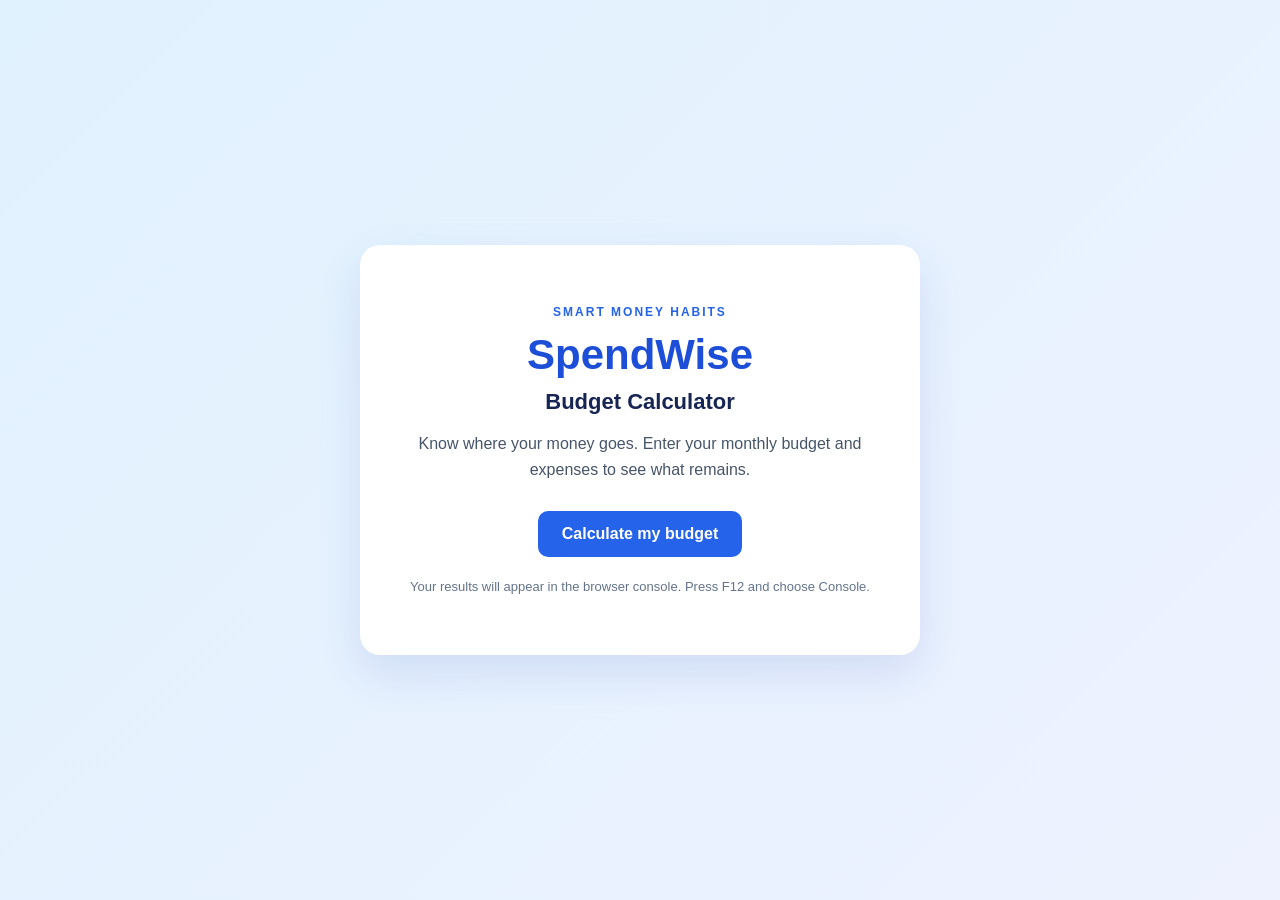
<file: index.html>
<!DOCTYPE html>
<html lang="en">
<head>
  <meta charset="UTF-8">
  <meta name="viewport" content="width=device-width, initial-scale=1.0">
  <meta name="description" content="SpendWise helps you calculate your budget and remaining balance.">
  <title>SpendWise | Budget Calculator</title>
  <link rel="stylesheet" href="style.css">
  <script src="script.js" defer></script>
</head>
<body>
  <main class="container">
    <section class="calculator">
      <p class="eyebrow">SMART MONEY HABITS</p>
      <h1>SpendWise</h1>
      <h2>Budget Calculator</h2>
      <p class="intro">Know where your money goes. Enter your monthly budget and expenses to see what remains.</p>
      <button id="calculate-button" type="button">Calculate my budget</button>
      <p class="hint">Your results will appear in the browser console. Press F12 and choose Console.</p>
    </section>
  </main>
</body>
</html>
</file>
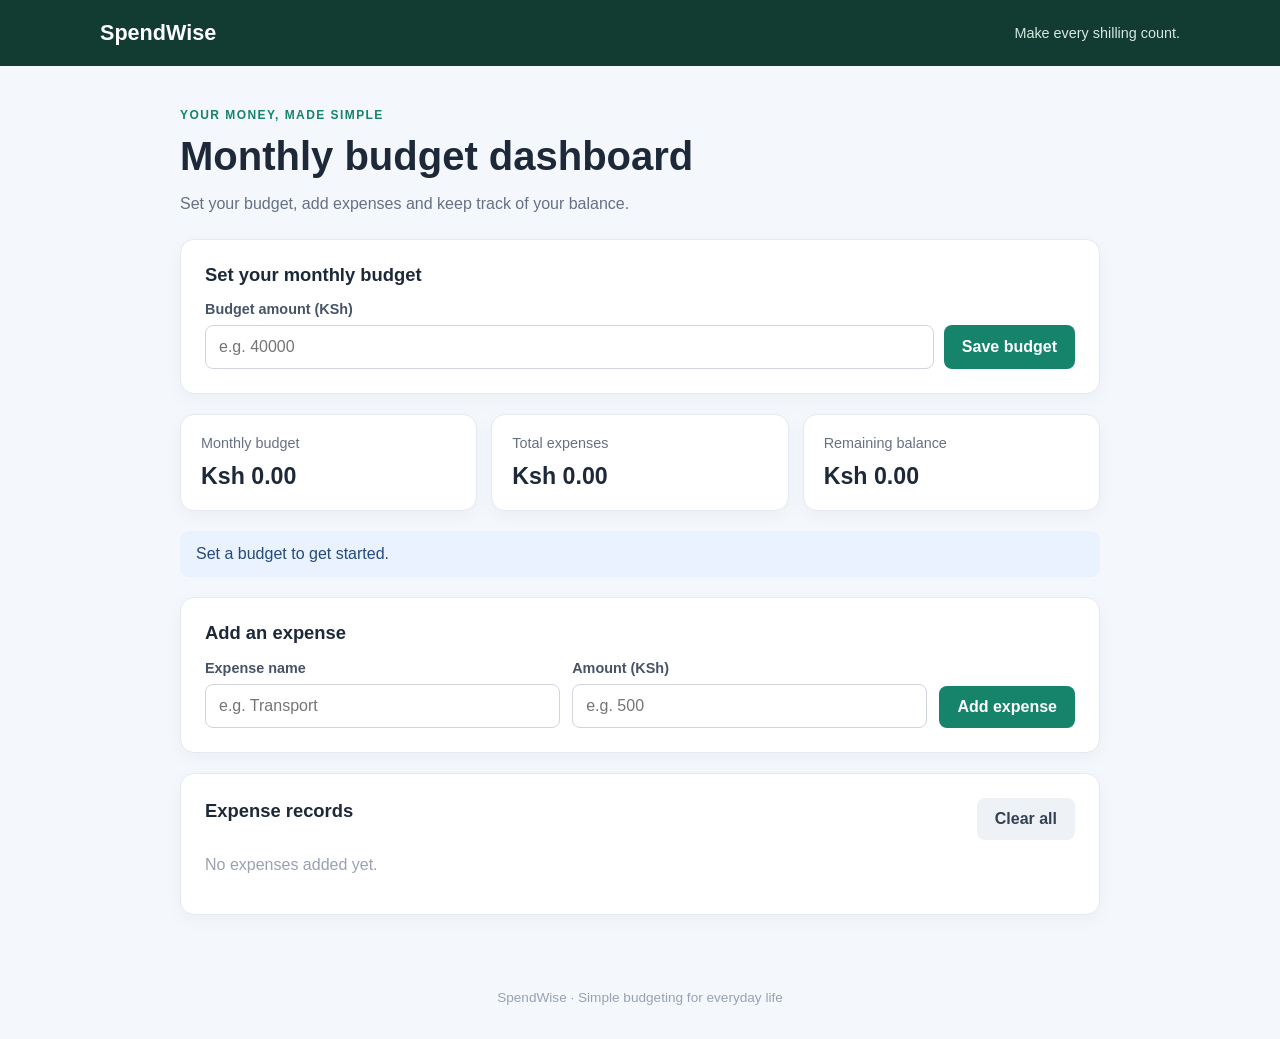
<file: week-6-interactive-spendwise/index.html>
<!DOCTYPE html>
<html lang="en">
<head>
  <meta charset="UTF-8">
  <meta name="viewport" content="width=device-width, initial-scale=1.0">
  <meta name="description" content="SpendWise interactive budget tracker">
  <title>SpendWise | Interactive Budget Tracker</title>
  <link rel="stylesheet" href="style.css">
  <script src="script.js" defer></script>
</head>
<body>
  <header class="site-header">
    <a class="brand" href="#">SpendWise</a>
    <span class="tagline">Make every shilling count.</span>
  </header>

  <main class="container">
    <section class="intro">
      <p class="eyebrow">YOUR MONEY, MADE SIMPLE</p>
      <h1>Monthly budget dashboard</h1>
      <p>Set your budget, add expenses and keep track of your balance.</p>
    </section>

    <section class="panel budget-panel" aria-labelledby="budget-heading">
      <h2 id="budget-heading">Set your monthly budget</h2>
      <form id="budget-form">
        <label for="budget-input">Budget amount (KSh)</label>
        <div class="input-row">
          <input id="budget-input" type="number" min="0" step="0.01" placeholder="e.g. 40000" required>
          <button type="submit">Save budget</button>
        </div>
      </form>
    </section>

    <section class="summary-grid" aria-label="Budget summary">
      <article class="summary-card">
        <p>Monthly budget</p>
        <strong id="budget-total">KSh 0.00</strong>
      </article>
      <article class="summary-card">
        <p>Total expenses</p>
        <strong id="expense-total">KSh 0.00</strong>
      </article>
      <article class="summary-card">
        <p>Remaining balance</p>
        <strong id="balance-total">KSh 0.00</strong>
      </article>
    </section>

    <p id="budget-message" class="message" role="status" aria-live="polite">Set a budget to get started.</p>

    <section class="panel" aria-labelledby="expense-heading">
      <h2 id="expense-heading">Add an expense</h2>
      <form id="expense-form" class="expense-form">
        <div>
          <label for="expense-name">Expense name</label>
          <input id="expense-name" type="text" maxlength="40" placeholder="e.g. Transport" required>
        </div>
        <div>
          <label for="expense-amount">Amount (KSh)</label>
          <input id="expense-amount" type="number" min="0.01" step="0.01" placeholder="e.g. 500" required>
        </div>
        <button type="submit">Add expense</button>
      </form>
    </section>

    <section class="panel" aria-labelledby="records-heading">
      <div class="section-heading">
        <h2 id="records-heading">Expense records</h2>
        <button id="clear-expenses" class="button-secondary" type="button">Clear all</button>
      </div>
      <ul id="expense-list" class="expense-list">
        <li class="empty-state">No expenses added yet.</li>
      </ul>
    </section>
  </main>

  <footer><p>SpendWise · Simple budgeting for everyday life</p></footer>
</body>
</html>
</file>
<file: style.css>
* {
  box-sizing: border-box;
}

body {
  margin: 0;
  min-height: 100vh;
  font-family: Arial, Helvetica, sans-serif;
  color: #172554;
  background: linear-gradient(135deg, #e0f2fe, #eef2ff);
  display: grid;
  place-items: center;
  padding: 24px;
}

.container {
  width: 100%;
  max-width: 560px;
}

.calculator {
  background: #ffffff;
  padding: 48px 36px;
  border-radius: 20px;
  text-align: center;
  box-shadow: 0 18px 45px rgba(30, 64, 175, 0.12);
}

.eyebrow {
  color: #2563eb;
  font-size: 12px;
  font-weight: 700;
  letter-spacing: 2px;
}

h1 {
  margin: 10px 0;
  font-size: 42px;
  color: #1d4ed8;
}

h2 {
  margin: 0 0 16px;
  font-size: 22px;
}

.intro {
  color: #475569;
  line-height: 1.6;
  margin-bottom: 28px;
}

button {
  border: 0;
  border-radius: 10px;
  background: #2563eb;
  color: #ffffff;
  padding: 14px 24px;
  font-size: 16px;
  font-weight: 700;
  cursor: pointer;
  transition: background 0.2s, transform 0.2s;
}

button:hover {
  background: #1d4ed8;
  transform: translateY(-2px);
}

button:focus-visible {
  outline: 3px solid #93c5fd;
  outline-offset: 3px;
}

.hint {
  color: #64748b;
  font-size: 13px;
  margin-top: 22px;
}

@media (max-width: 480px) {
  .calculator {
    padding: 36px 22px;
  }

  h1 {
    font-size: 36px;
  }
}
</file>
<file: week-6-interactive-spendwise/style.css>
:root {
  font-family: Arial, Helvetica, sans-serif;
  color: #1d2939;
  background: #f4f7fb;
  font-synthesis: none;
}
* { box-sizing: border-box; }
body { margin: 0; min-height: 100vh; }
.site-header {
  display: flex; justify-content: space-between; align-items: center;
  padding: 20px max(6%, calc((100% - 1080px) / 2));
  background: #123b32; color: white;
}
.brand { color: white; font-size: 1.35rem; font-weight: 800; text-decoration: none; }
.tagline { color: #d5e8df; font-size: .9rem; }
.container { width: min(920px, 90%); margin: 42px auto; }
.intro { margin-bottom: 26px; }
.eyebrow { color: #16836b; font-size: .75rem; font-weight: 800; letter-spacing: .12em; }
h1 { margin: 8px 0; font-size: clamp(1.8rem, 5vw, 2.5rem); }
h2 { margin-top: 0; font-size: 1.15rem; }
.intro > p:last-child { color: #667085; }
.panel, .summary-card {
  background: white; border: 1px solid #e5eaf0; border-radius: 14px;
  box-shadow: 0 5px 18px rgba(16, 24, 40, .04);
}
.panel { padding: 24px; margin: 20px 0; }
label { display: block; margin-bottom: 8px; color: #475467; font-size: .9rem; font-weight: 600; }
input {
  width: 100%; min-width: 0; padding: 12px 13px; border: 1px solid #d0d5dd;
  border-radius: 8px; font: inherit; background: white;
}
input:focus { outline: 3px solid #b9e7d8; border-color: #16836b; }
button {
  border: 0; border-radius: 8px; padding: 12px 18px; background: #16836b;
  color: white; font: inherit; font-weight: 700; cursor: pointer;
}
button:hover { background: #106b57; }
.input-row { display: flex; gap: 10px; }
.input-row input { flex: 1; }
.summary-grid { display: grid; grid-template-columns: repeat(3, 1fr); gap: 14px; margin: 20px 0; }
.summary-card { padding: 20px; }
.summary-card p { margin: 0 0 12px; color: #667085; font-size: .9rem; }
.summary-card strong { font-size: clamp(1.05rem, 3vw, 1.45rem); overflow-wrap: anywhere; }
.message { padding: 14px 16px; border-radius: 9px; background: #eaf2ff; color: #244b7a; }
.message.success { background: #e8f7ef; color: #17633f; }
.message.warning { background: #fff3e5; color: #92520b; }
.expense-form { display: grid; grid-template-columns: 1fr 1fr auto; align-items: end; gap: 12px; }
.section-heading { display: flex; justify-content: space-between; align-items: center; gap: 12px; }
.button-secondary { background: #eef2f6; color: #344054; }
.button-secondary:hover { background: #dfe6ee; }
.expense-list { list-style: none; padding: 0; margin: 0; }
.expense-item { display: flex; justify-content: space-between; gap: 16px; padding: 14px 0; border-top: 1px solid #edf0f4; }
.expense-item span:last-child { font-weight: 700; white-space: nowrap; }
.empty-state { color: #98a2b3; padding: 16px 0; }
footer { text-align: center; padding: 20px; color: #98a2b3; font-size: .85rem; }
@media (max-width: 650px) {
  .site-header { padding: 18px 5%; }
  .tagline { font-size: .75rem; }
  .container { margin: 28px auto; }
  .summary-grid { grid-template-columns: 1fr; }
  .expense-form { grid-template-columns: 1fr; }
  .input-row { flex-direction: column; }
  .panel { padding: 18px; }
}
</file>
